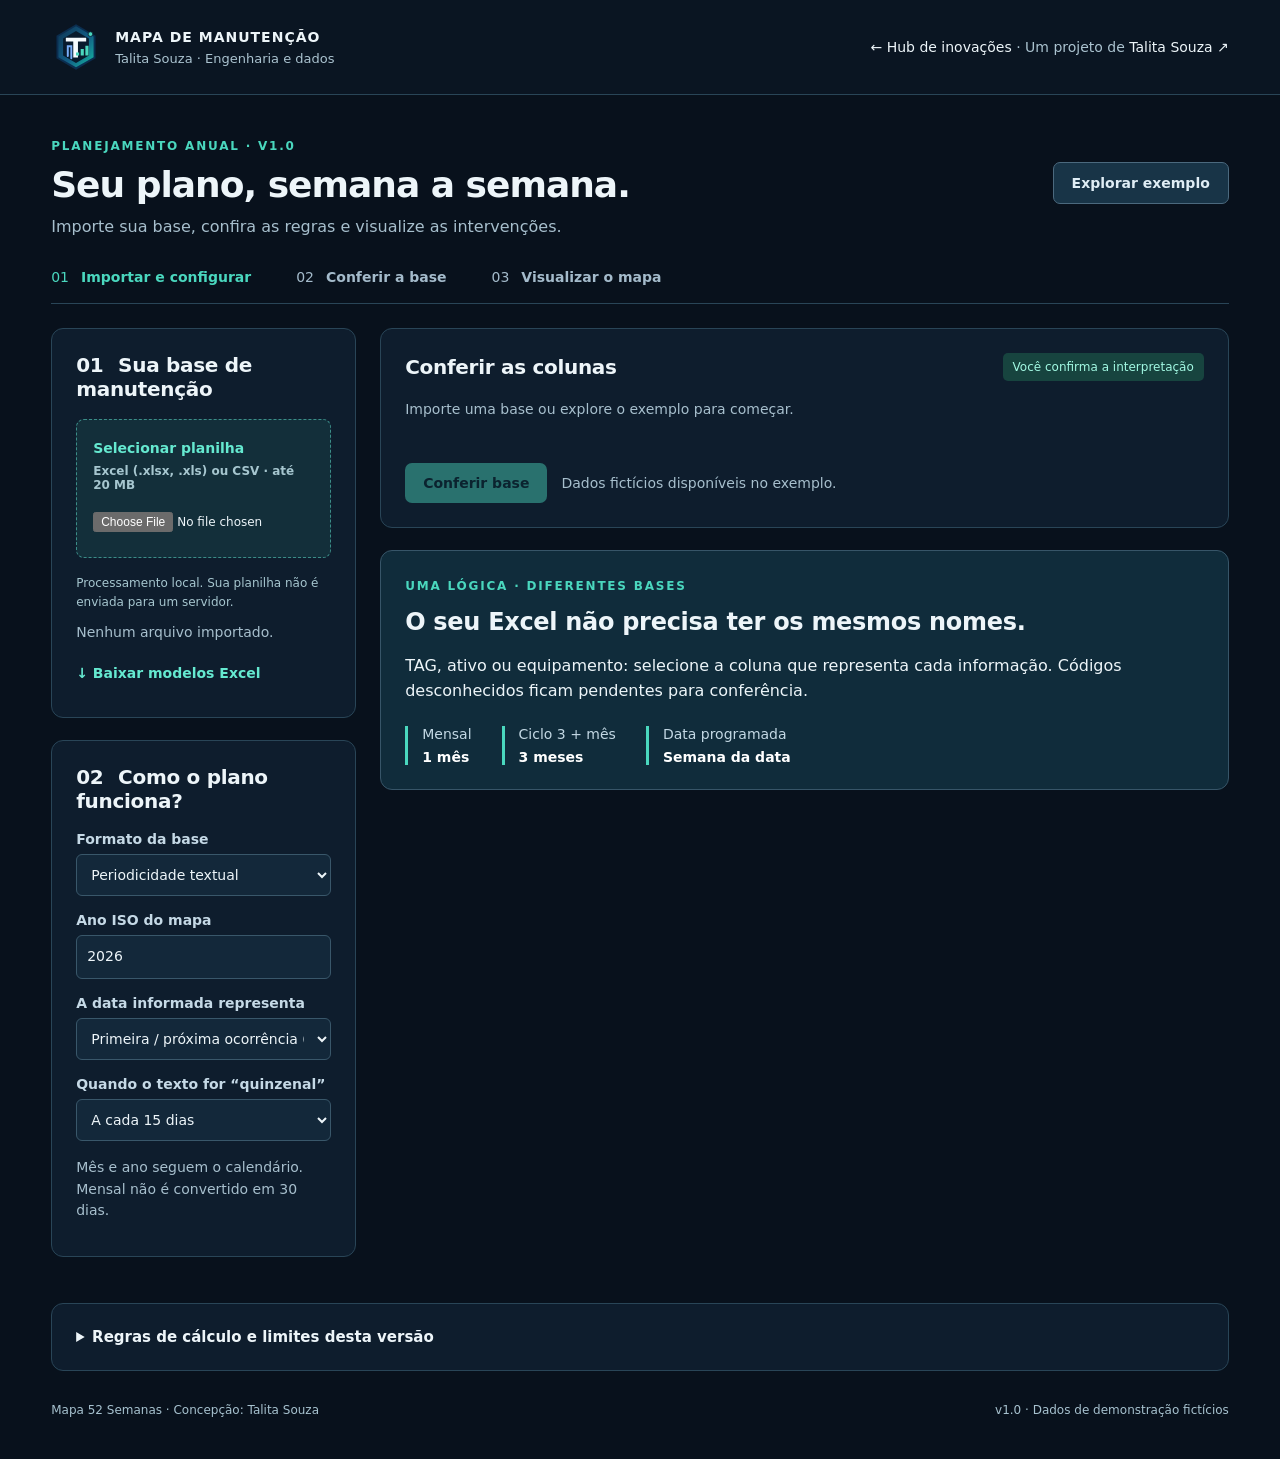
<file: index.html>
<!doctype html>
<html lang="pt-BR"><head><meta charset="utf-8"><meta name="viewport" content="width=device-width,initial-scale=1"><meta name="theme-color" content="#08111c"><link rel="icon" href="assets/talita-mark.svg" type="image/svg+xml"><meta name="description" content="Mapa anual de manutenção adaptável a periodicidades, ciclos e datas programadas. Por Talita Souza."><title>Mapa 52 Semanas · Talita Souza</title><link rel="stylesheet" href="assets/style.css?v=20260920"><link rel="stylesheet" href="assets/brand-theme.css?v=20261016"></head>
<body>
<header><a class="brand" href="#"><span class="brandmark"><img src="assets/talita-mark.svg" width="50" height="50" alt=""></span><span>MAPA DE MANUTENÇÃO<small>Talita Souza · Engenharia e dados</small></span></a><div class="author"><a href="hub/">← Hub de inovações</a> · Um projeto de <a href="https://github.com/talita-olv" target="_blank" rel="noopener">Talita Souza ↗</a></div></header>
<main>
<div class="titlebar"><div><p class="eyebrow">PLANEJAMENTO ANUAL · V1.0</p><h1>Seu plano, semana a semana.</h1><p>Importe sua base, confira as regras e visualize as intervenções.</p></div><button id="demo" class="secondary">Explorar exemplo</button></div>
<nav aria-label="Etapas"><span class="active">01 <b>Importar e configurar</b></span><span>02 <b>Conferir a base</b></span><span>03 <b>Visualizar o mapa</b></span></nav>
<div class="workspace">
<aside>
<section class="card"><h2>01 <span>Sua base de manutenção</span></h2><label class="upload"> <strong>Selecionar planilha</strong><span>Excel (.xlsx, .xls) ou CSV · até 20 MB</span><input id="file" type="file" accept=".xlsx,.xls,.csv"></label><p class="privacy">Processamento local. Sua planilha não é enviada para um servidor.</p><p id="filename" class="muted">Nenhum arquivo importado.</p><div id="sheetbox" hidden><label>Aba<select id="sheet"></select></label><label>Linha do cabeçalho<input id="headerrow" type="number" min="1" max="100" value="1"></label></div><button id="template" class="textbutton">↓ Baixar modelos Excel</button></section>
<section class="card"><h2>02 <span>Como o plano funciona?</span></h2><label>Formato da base<select id="mode"><option value="text">Periodicidade textual</option><option value="cycle">Ciclo + unidade</option><option value="dates">Datas já programadas</option><option value="strategy">Estratégias e pacotes</option></select></label><label>Ano ISO do mapa<input id="year" type="number" value="2026" min="1901" max="2199"></label><label id="anchorbox">A data informada representa<select id="anchor"><option value="next">Primeira / próxima ocorrência (incluída)</option><option value="last">Última execução (somar um ciclo)</option></select></label><label id="fortnightbox">Quando o texto for “quinzenal”<select id="fortnight"><option value="15">A cada 15 dias</option><option value="14">A cada 14 dias (2 semanas)</option></select></label><p class="muted">Mês e ano seguem o calendário. Mensal não é convertido em 30 dias.</p></section>
</aside>
<div class="maincol"><section class="card mapping"><div class="sectionhead"><h2>Conferir as colunas</h2><span class="badge">Você confirma a interpretação</span></div><p id="mappinghint" class="muted">Importe uma base ou explore o exemplo para começar.</p><div id="mapping" class="formgrid"></div><details id="strategybox" hidden open><summary>Tabela de estratégias</summary><p>Uma linha por pacote: código;pacote;ciclo;unidade. A data da base é a âncora comum dos pacotes.</p><textarea id="strategies" rows="5" placeholder="EST_A;1M;1;MES&#10;EST_A;3M;3;MES"></textarea><p class="muted">Pacotes são independentes e cumulativos. Não aplica hierarquia, supressão, deslocamentos ou tolerâncias do CMMS. Para esses casos, importe datas já programadas.</p></details><div id="sample" class="previewtable"></div><div class="actions"><button id="validate" disabled>Conferir base</button><span id="rowcount" class="muted">Dados fictícios disponíveis no exemplo.</span></div></section>
<section id="validation" class="card" hidden><h2>Resultado da conferência</h2><div id="validationtext" role="status"></div><div id="issues" class="previewtable"></div><label id="skipbox" hidden class="inline"><input type="checkbox" id="skip">Gerar apenas com as linhas válidas; excluir as pendências listadas.</label><div class="actions"><button id="generate">Gerar mapa anual</button><button id="downloadissues" class="secondary" hidden>Baixar pendências</button></div></section>
<section class="card note" id="intro"><span class="eyebrow">UMA LÓGICA · DIFERENTES BASES</span><h2>O seu Excel não precisa ter os mesmos nomes.</h2><p>TAG, ativo ou equipamento: selecione a coluna que representa cada informação. Códigos desconhecidos ficam pendentes para conferência.</p><div class="examples"><span>Mensal <b>1 mês</b></span><span>Ciclo 3 + mês <b>3 meses</b></span><span>Data programada <b>Semana da data</b></span></div></section></div></div>
<section id="dashboard" hidden><div class="sectionhead"><div><p class="eyebrow">VISÃO DO PLANEJAMENTO</p><h2 id="maptitle">Mapa anual</h2><p id="range" class="muted"></p></div><div class="actions"><button id="export" class="secondary">↓ Exportar ocorrências</button><button id="print" class="secondary">Imprimir / PDF</button></div></div>
<div class="filters card"><label>Buscar equipamento / atividade<input id="search" placeholder="Digite TAG, descrição ou atividade"></label><label>Local<select id="local"><option value="">Todos</option></select></label><label>Criticidade<select id="critical"><option value="">Todas</option></select></label><label>Tipo de manutenção<select id="type"><option value="">Todos</option></select></label></div>
<div class="stats"><article><span>Equipamentos</span><strong id="kassets">0</strong><small>Identificadores únicos no filtro</small></article><article><span>Ocorrências previstas</span><strong id="kevents">0</strong><small>Pacotes contados individualmente</small></article><article><span>Horas estimadas</span><strong id="khours">—</strong><small id="hcoverage">Informe HH por intervenção</small></article><article><span>Maior concentração</span><strong id="kpeak">—</strong><small id="peakdetail">Ocorrências na semana</small></article></div>
<section class="card"><div class="sectionhead"><h2>Distribuição por semana</h2><label class="capacity">Capacidade semanal (HH)<input id="capacity" type="number" min="0" step="0.5" placeholder="Opcional"></label></div><p class="muted" id="chartnote">Quantidade de ocorrências. Volume de atividades não determina sobrecarga de mão de obra.</p><div class="chartscroll"><div id="chart" class="chart" aria-label="Distribuição semanal"></div></div></section>
<section class="card mapcard"><div class="sectionhead"><h2>Mapa de intervenções</h2><div class="legend"><span><i class="c0"></i>Diária / semanal</span><span><i class="c1"></i>Mensal</span><span><i class="c2"></i>Outros ciclos</span><span><i class="c3"></i>Data programada</span></div></div><p class="muted">Clique em uma semana preenchida para ver datas e atividades. Uma linha representa equipamento + local + atividade + regra.</p><div id="map" class="mapscroll"></div><div class="pager"><button id="prev" class="secondary">← Anterior</button><span id="pageinfo"></span><button id="next" class="secondary">Próxima →</button></div></section></section>
<details class="card help"><summary>Regras de cálculo e limites desta versão</summary><p>Semanas ISO começam na segunda-feira. O ano ISO tem 52 ou 53 semanas e pode incluir dias de dezembro do ano anterior ou janeiro do seguinte. O período exato aparece no mapa.</p><p>Datas mensais preservam o dia da âncora, limitando ao último dia do mês quando necessário: 31/01 → 28/02 → 31/03. A data-base é obrigatória; não inventamos uma data inicial.</p><p>Ciclos por horímetro, produção e condição não são convertidos em datas. Use uma previsão calculada no CMMS. Estratégias com regras avançadas também devem usar datas programadas.</p><p>Linhas idênticas são sinalizadas e não removidas automaticamente. Não há integração SAP, rastreamento de usuários, armazenamento permanente nem ajuste automático da programação.</p><p>Limites: 20.000 linhas por aba, 250.000 ocorrências por mapa, 60 linhas por página. Exporte os resultados antes de fechar. Confira a programação com sua equipe antes do uso operacional.</p></details>
<footer>Mapa 52 Semanas · Concepção: Talita Souza <span>v1.0 · Dados de demonstração fictícios</span></footer>
</main><dialog id="detail"><div class="sectionhead"><h2>Detalhes da semana</h2><button id="close" class="secondary">Fechar</button></div><div id="detailbody"></div></dialog><div id="message" role="alert" hidden></div>
<script src="assets/xlsx.full.min.js"></script><script src="assets/engine.js"></script><script src="assets/app.js"></script></body></html>
</file>
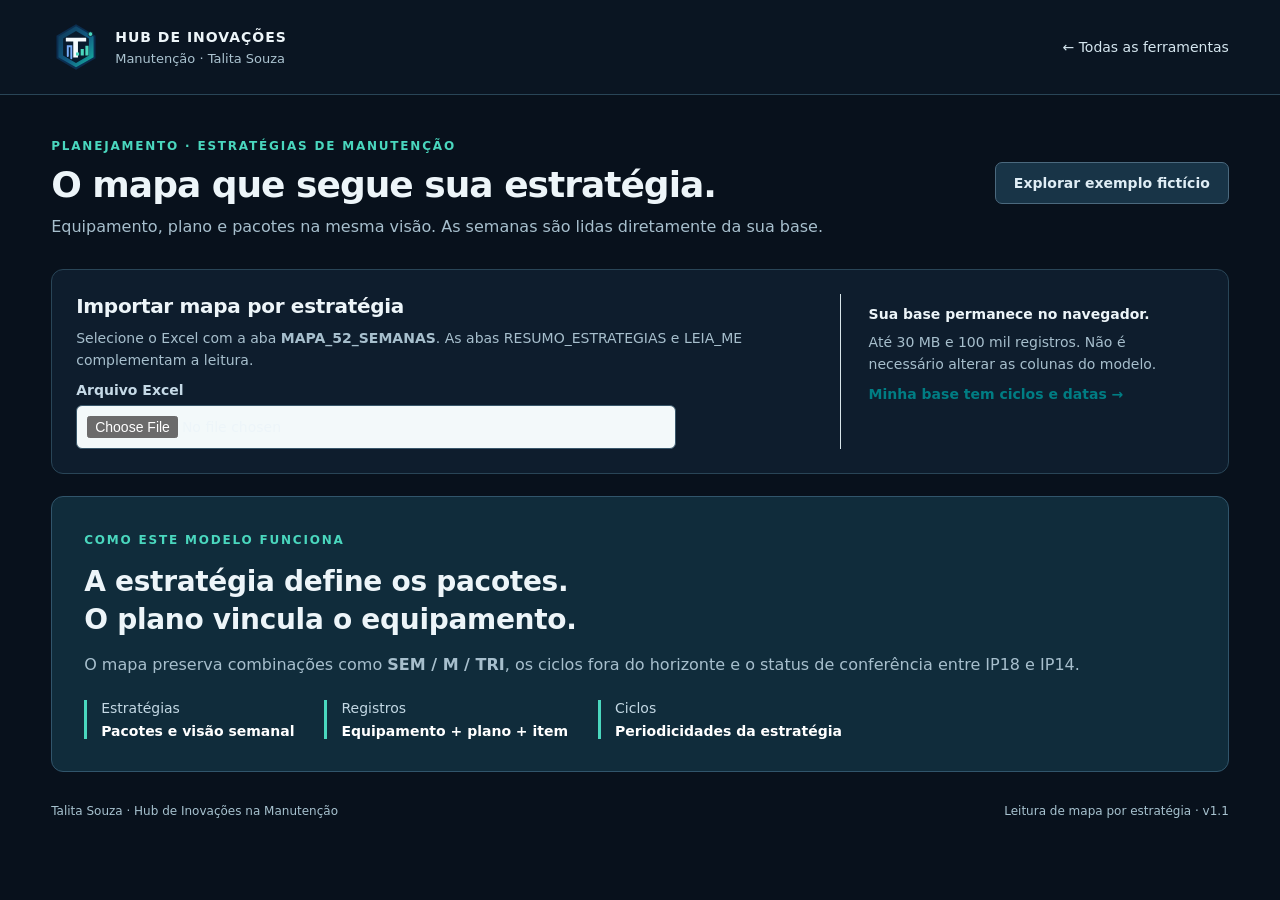
<file: estrategias/index.html>
<!doctype html><html lang="pt-BR"><head><meta charset="utf-8"><meta name="viewport" content="width=device-width,initial-scale=1"><meta name="theme-color" content="#08111c"><link rel="icon" href="../assets/talita-mark.svg" type="image/svg+xml"><meta name="description" content="Visualize seu mapa por estratégia, plano e equipamento preservando as marcações semanais da planilha."><title>Mapa por Estratégia · Hub de Manutenção</title><link rel="stylesheet" href="../assets/style.css"><link rel="stylesheet" href="../assets/strategy.css"><link rel="stylesheet" href="../assets/brand-theme.css?v=20261016"></head><body>
<header><a class="brand" href="../hub/"><span class="brandmark"><img src="../assets/talita-mark.svg" width="50" height="50" alt=""></span><span>HUB DE INOVAÇÕES<small>Manutenção · Talita Souza</small></span></a><a class="back" href="../hub/">← Todas as ferramentas</a></header><main>
<div class="titlebar"><div><p class="eyebrow">PLANEJAMENTO · ESTRATÉGIAS DE MANUTENÇÃO</p><h1>O mapa que segue sua estratégia.</h1><p>Equipamento, plano e pacotes na mesma visão. As semanas são lidas diretamente da sua base.</p></div><button id="demo" class="secondary">Explorar exemplo fictício</button></div>
<section class="card importbar"><div><h2>Importar mapa por estratégia</h2><p class="muted">Selecione o Excel com a aba <b>MAPA_52_SEMANAS</b>. As abas RESUMO_ESTRATEGIAS e LEIA_ME complementam a leitura.</p><label class="filelabel">Arquivo Excel<input type="file" id="file" accept=".xlsx,.xls"></label></div><aside><strong>Sua base permanece no navegador.</strong><p>Até 30 MB e 100 mil registros. Não é necessário alterar as colunas do modelo.</p><a href="../">Minha base tem ciclos e datas →</a></aside></section>
<div id="progress" class="notice" role="status" hidden></div><div id="error" class="notice danger" role="alert" hidden></div>
<section id="empty" class="card empty"><span class="eyebrow">COMO ESTE MODELO FUNCIONA</span><h2>A estratégia define os pacotes.<br>O plano vincula o equipamento.</h2><p>O mapa preserva combinações como <b>SEM / M / TRI</b>, os ciclos fora do horizonte e o status de conferência entre IP18 e IP14.</p><div class="examples"><span>Estratégias<b>Pacotes e visão semanal</b></span><span>Registros<b>Equipamento + plano + item</b></span><span>Ciclos<b>Periodicidades da estratégia</b></span></div></section>
<div id="workspace" hidden><section class="notice"><strong id="calendarTitle"></strong><p id="calendarText"></p><small>Uma marcação semanal indica presença de pacote, não a quantidade de execuções. “D” em uma semana não significa uma única manutenção diária.</small></section>
<div class="sourcebar"><p id="source" class="muted"></p><button id="export" class="secondary">↓ Exportar registros filtrados</button></div>
<section class="filters card strategyfilters"><label>Buscar equipamento, plano ou descrição<input id="search" placeholder="Digite para filtrar"></label><label>Planta<select id="plant"></select></label><label>Sistema / área<select id="area"></select></label><label>Estratégia<select id="strategy"></select></label><label>Status de cruzamento<select id="status"></select></label><label>Ciclo<select id="cycle"></select></label><button id="reset" class="textbutton">Limpar filtros</button></section>
<div class="stats"><article><span>Equipamentos</span><strong id="assets">0</strong><small>Identificadores únicos no filtro</small></article><article><span>Registros de plano / item</span><strong id="records">0</strong><small id="planCount"></small></article><article><span>Estratégias vinculadas</span><strong id="strategyCount">0</strong><small id="catalogCount"></small></article><article><span>Pendências de cruzamento</span><strong id="pending">0</strong><small id="pendingNote"></small></article></div>
<section class="card"><div class="sectionhead"><h2>Registros com pacotes por semana</h2><span class="badge">Marcação da planilha</span></div><p class="muted">Contagem de linhas com pelo menos um pacote em cada semana. Não representa HH, ordens nem execuções confirmadas.</p><div class="chartscroll"><div id="chart" class="chart"></div></div></section>
<section class="card mapcard"><div class="sectionhead"><div class="viewbuttons" role="group" aria-label="Visualização"><button data-view="strategies" aria-pressed="true">Por estratégia</button><button data-view="records" aria-pressed="false">Por registro</button><button data-view="cycles" aria-pressed="false">Por ciclo</button></div><label class="inline compact"><input type="checkbox" id="compact">Células compactas</label></div><p id="viewnote" class="muted"></p><div id="map" class="mapscroll"></div><div class="pager"><button id="prev" class="secondary">← Anterior</button><span id="pageinfo"></span><button id="next" class="secondary">Próxima →</button></div></section>
<section class="card"><div class="sectionhead"><h2>Conferência da base</h2><span id="outsidecount" class="badge"></span></div><div id="audit"></div><details><summary>Premissas e legenda do arquivo</summary><div id="notes"></div></details><p class="muted">“Não localizado em IP14” indica ausência no cruzamento fornecido. Isso não comprova que o plano inexista no SAP. A leitura não altera planos, estratégias ou marcações.</p></section></div>
<footer>Talita Souza · Hub de Inovações na Manutenção <span>Leitura de mapa por estratégia · v1.1</span></footer></main>
<dialog id="detail"><div class="sectionhead"><h2 id="detailtitle">Detalhes</h2><button id="close" class="secondary">Fechar</button></div><div id="detailbody"></div></dialog>
<script src="../assets/strategy-engine.js"></script><script src="../assets/strategy-app.js"></script></body></html>
</file>
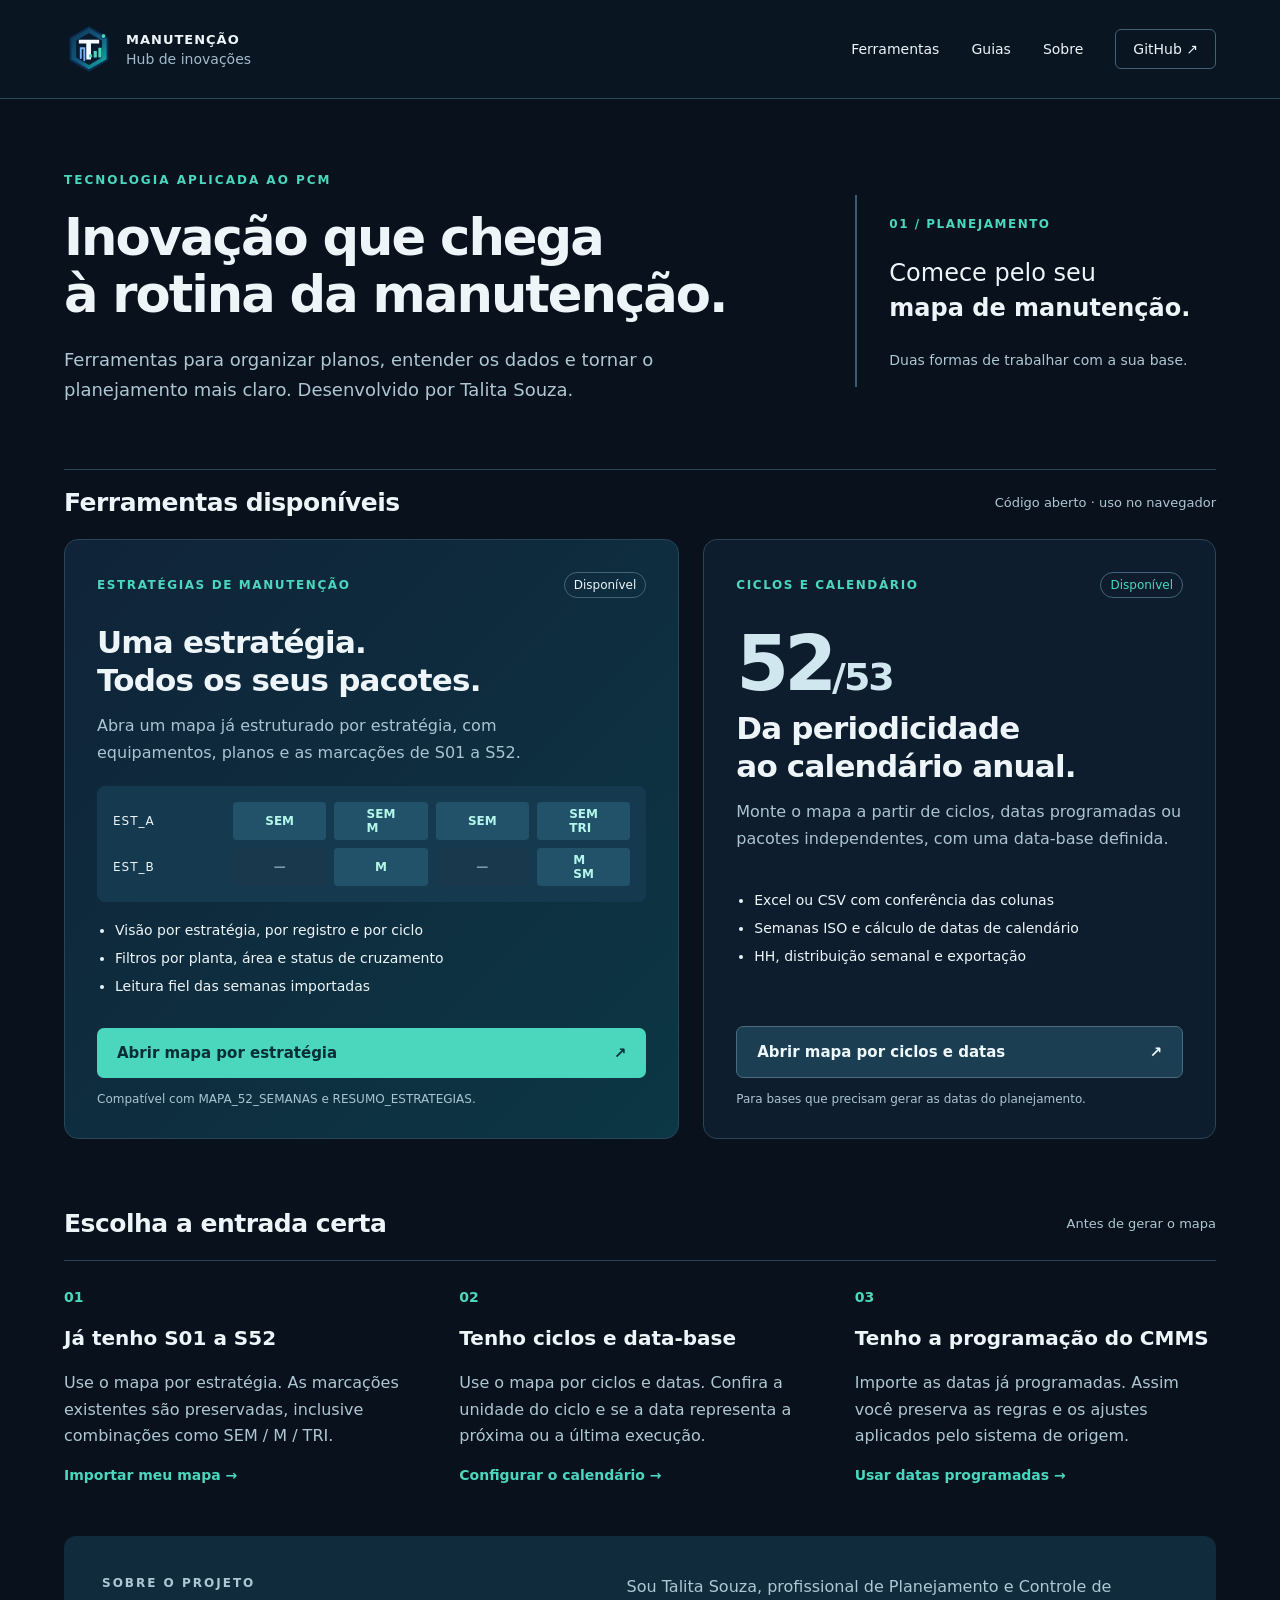
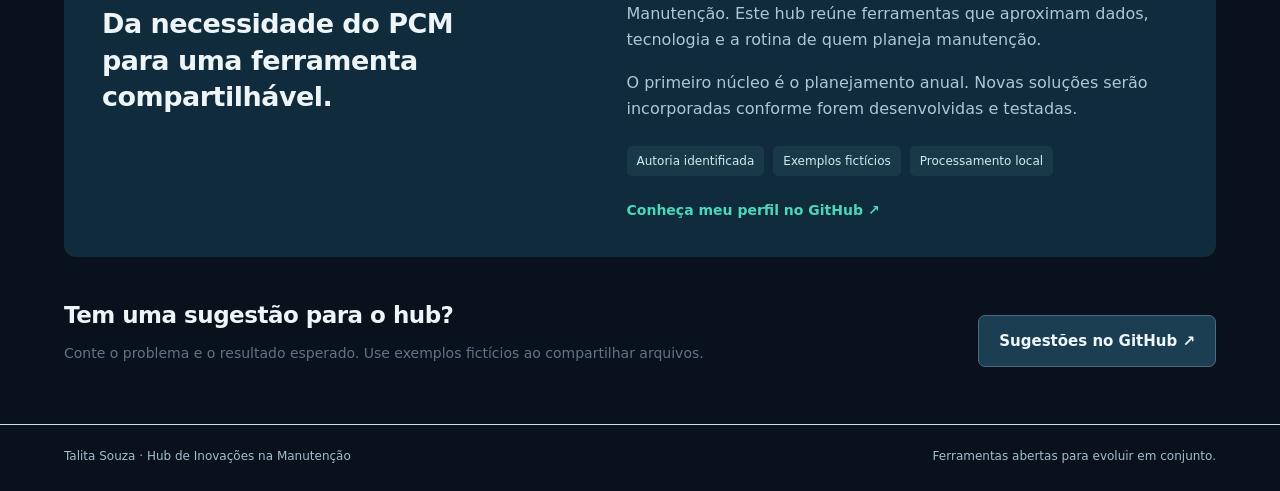
<file: hub/index.html>
<!doctype html><html lang="pt-BR"><head><meta charset="utf-8"><meta name="viewport" content="width=device-width,initial-scale=1"><meta name="theme-color" content="#08111c"><link rel="icon" href="../assets/talita-mark.svg" type="image/svg+xml"><meta name="description" content="Hub de inovações na manutenção de Talita Souza. Ferramentas abertas para planejamento, estratégias e análise de manutenção."><title>Hub de Inovações na Manutenção · Talita Souza</title><link rel="stylesheet" href="../assets/hub.css"><link rel="stylesheet" href="../assets/hub-theme.css?v=20261016"></head><body>
<header class="top"><a class="logo" href="./"><span class="symbol"><img src="../assets/talita-mark.svg" width="50" height="50" alt=""></span><span>MANUTENÇÃO<span class="subbrand">Hub de inovações</span></span></a><nav aria-label="Navegação principal"><a href="#ferramentas">Ferramentas</a><a href="#guias">Guias</a><a href="#sobre">Sobre</a><a class="github" href="https://github.com/talita-olv/mapa-52-semanas" target="_blank" rel="noopener">GitHub ↗</a></nav></header>
<main><section class="intro"><div><p class="eyebrow">TECNOLOGIA APLICADA AO PCM</p><h1>Inovação que chega<br>à rotina da manutenção.</h1><p class="lead">Ferramentas para organizar planos, entender os dados e tornar o planejamento mais claro. Desenvolvido por Talita Souza.</p></div><aside class="intro-note"><span class="section-number">01 / PLANEJAMENTO</span><p>Comece pelo seu<br><strong>mapa de manutenção.</strong></p><span>Duas formas de trabalhar com a sua base.</span></aside></section>
<section id="ferramentas"><div class="section-title"><h2>Ferramentas disponíveis</h2><span>Código aberto · uso no navegador</span></div><div class="tools"><article class="featured tool"><div class="tool-top"><span class="tag">ESTRATÉGIAS DE MANUTENÇÃO</span><span class="status">Disponível</span></div><h3>Uma estratégia.<br>Todos os seus pacotes.</h3><p>Abra um mapa já estruturado por estratégia, com equipamentos, planos e as marcações de S01 a S52.</p><div class="mini-map" aria-label="Ilustração com dados fictícios de pacotes de manutenção"><div>EST_A</div><span>SEM</span><span>SEM<br>M</span><span>SEM</span><span>SEM<br>TRI</span><div>EST_B</div><span class="quiet">—</span><span>M</span><span class="quiet">—</span><span>M<br>SM</span></div><ul><li>Visão por estratégia, por registro e por ciclo</li><li>Filtros por planta, área e status de cruzamento</li><li>Leitura fiel das semanas importadas</li></ul><a class="primary" href="../estrategias/">Abrir mapa por estratégia <span>↗</span></a><small>Compatível com MAPA_52_SEMANAS e RESUMO_ESTRATEGIAS.</small></article>
<article class="tool secondary-tool"><div class="tool-top"><span class="tag">CICLOS E CALENDÁRIO</span><span class="status">Disponível</span></div><span class="large-number">52<span>/53</span></span><h3>Da periodicidade<br>ao calendário anual.</h3><p>Monte o mapa a partir de ciclos, datas programadas ou pacotes independentes, com uma data-base definida.</p><ul><li>Excel ou CSV com conferência das colunas</li><li>Semanas ISO e cálculo de datas de calendário</li><li>HH, distribuição semanal e exportação</li></ul><a class="secondary" href="../">Abrir mapa por ciclos e datas <span>↗</span></a><small>Para bases que precisam gerar as datas do planejamento.</small></article></div></section>
<section id="guias" class="guides"><div class="section-title"><h2>Escolha a entrada certa</h2><span>Antes de gerar o mapa</span></div><div class="guide-grid"><article><span>01</span><h3>Já tenho S01 a S52</h3><p>Use o mapa por estratégia. As marcações existentes são preservadas, inclusive combinações como SEM / M / TRI.</p><a href="../estrategias/">Importar meu mapa →</a></article><article><span>02</span><h3>Tenho ciclos e data-base</h3><p>Use o mapa por ciclos e datas. Confira a unidade do ciclo e se a data representa a próxima ou a última execução.</p><a href="../">Configurar o calendário →</a></article><article><span>03</span><h3>Tenho a programação do CMMS</h3><p>Importe as datas já programadas. Assim você preserva as regras e os ajustes aplicados pelo sistema de origem.</p><a href="../">Usar datas programadas →</a></article></div></section>
<section class="principles" id="sobre"><div><p class="eyebrow">SOBRE O PROJETO</p><h2>Da necessidade do PCM<br>para uma ferramenta compartilhável.</h2></div><div><p>Sou Talita Souza, profissional de Planejamento e Controle de Manutenção. Este hub reúne ferramentas que aproximam dados, tecnologia e a rotina de quem planeja manutenção.</p><p>O primeiro núcleo é o planejamento anual. Novas soluções serão incorporadas conforme forem desenvolvidas e testadas.</p><div class="principle-tags"><span>Autoria identificada</span><span>Exemplos fictícios</span><span>Processamento local</span></div><a href="https://github.com/talita-olv" target="_blank" rel="noopener">Conheça meu perfil no GitHub ↗</a></div></section>
<section class="collaborate"><div><h2>Tem uma sugestão para o hub?</h2><p>Conte o problema e o resultado esperado. Use exemplos fictícios ao compartilhar arquivos.</p></div><a class="secondary" href="https://github.com/talita-olv/mapa-52-semanas/issues" target="_blank" rel="noopener">Sugestões no GitHub ↗</a></section></main><footer><span>Talita Souza · Hub de Inovações na Manutenção</span><span>Ferramentas abertas para evoluir em conjunto.</span></footer></body></html>
</file>
<file: assets/style.css>
:root{font-family:Inter,"Segoe UI",Arial,sans-serif;color:#163248;background:#f3f6fa;font-size:16px;--navy:#102d43;--teal:#007f86;--line:#dbe4eb}*{box-sizing:border-box}body{margin:0}header{padding:22px 4%;background:var(--navy);color:white;display:flex;justify-content:space-between;align-items:center}.brand{display:flex;gap:14px;align-items:center;color:white;text-decoration:none;font-size:14px;font-weight:700;letter-spacing:1px}.brandmark{background:#30d1c1;color:#102d43;font-size:28px;letter-spacing:-2px;padding:8px 12px;border-radius:10px}.brand small{display:block;font-size:13px;color:#b5cbd9;font-weight:400;letter-spacing:0;margin-top:6px}.author{font-size:14px;color:#b5cbd9}.author a{color:#fff;text-decoration:none}main{max-width:1600px;margin:auto;padding:32px 4%}h1{font-size:36px;letter-spacing:-1px;margin:8px 0 10px}h2{font-size:20px;letter-spacing:-.3px;margin:0 0 18px}h2>span{margin-left:8px}p{line-height:1.55;margin:10px 0;color:#506577}.eyebrow{font-size:12px;letter-spacing:1.8px;color:var(--teal);font-weight:750}.titlebar,.sectionhead{display:flex;justify-content:space-between;gap:20px;align-items:center}.titlebar{margin-bottom:30px}.titlebar p{margin-bottom:0}button{border:0;border-radius:7px;padding:12px 18px;background:var(--teal);color:white;cursor:pointer;font:600 14px inherit;font-family:inherit;font-size:14px;font-weight:600;white-space:nowrap}button:hover{filter:brightness(.92)}button:disabled{opacity:.45;cursor:default}.secondary{background:#fff;color:#163248;border:1px solid #c8d6df}.textbutton{background:transparent;color:var(--teal);padding-left:0}nav{display:flex;gap:45px;border-bottom:1px solid var(--line);padding:0 0 18px;margin-bottom:24px;color:#627787;font-size:14px}nav span{display:flex;gap:12px}nav .active{color:var(--teal)}.workspace{display:grid;grid-template-columns:305px minmax(0,1fr);gap:24px}.card{padding:24px;border:1px solid var(--line);border-radius:12px;background:white;margin-bottom:22px}.upload{display:flex;flex-direction:column;gap:8px;background:#f0faf9;border:1.5px dashed #70bdb8;border-radius:8px;padding:20px 16px;cursor:pointer;overflow:hidden}.upload strong{color:#006a70}.upload span{font-size:12px}.upload input{font-size:12px;max-width:100%;padding:5px 0;border:0;background:transparent}.privacy{font-size:12px;color:#477466}.muted{font-size:14px;color:#5a7082}label{display:block;font-size:14px;font-weight:600;margin-bottom:16px}input,select,textarea{display:block;font-family:inherit;font-size:14px;line-height:1.4;border:1px solid #c8d6df;border-radius:6px;background:#fff;color:#17354a;padding:11px 10px;width:100%;margin-top:7px}input:focus,select:focus,textarea:focus,button:focus-visible{outline:3px solid #70c9c4;outline-offset:2px}textarea{font-family:Consolas,monospace}.formgrid{display:grid;grid-template-columns:repeat(3,minmax(0,1fr));gap:0 18px}.badge{font-size:12px;background:#e9f6f3;color:#007265;padding:7px 10px;border-radius:5px}.sectionhead h2{margin:0}.sectionhead{margin-bottom:18px}.actions{display:flex;gap:14px;align-items:center;flex-wrap:wrap;margin-top:18px}.note{background:#e8f0f5;border:0}.note h2{font-size:24px;margin-top:14px}.examples{display:flex;gap:30px;margin-top:22px;font-size:14px}.examples span{border-left:3px solid #2c98a0;padding-left:14px}.examples b{display:block;margin-top:7px}.previewtable{overflow:auto;max-height:230px;margin-top:14px}table{border-collapse:separate;border-spacing:0;width:100%;font-size:13px}th,td{padding:10px;text-align:left;border-bottom:1px solid #e3eaf0;white-space:nowrap}th{background:#eff4f7;position:sticky;top:0;z-index:1}summary{cursor:pointer;font-weight:650;font-size:15px}.inline{display:flex;align-items:center;gap:10px;margin-top:18px}.inline input{width:auto;margin:0}.ok{color:#007668}.error{color:#a13f29}.filters{display:grid;grid-template-columns:2fr 1fr 1fr 1fr;gap:18px;padding-bottom:8px}.stats{display:grid;grid-template-columns:repeat(4,1fr);gap:18px;margin-bottom:24px}.stats article{background:white;border:1px solid var(--line);border-top:3px solid var(--teal);border-radius:9px;padding:22px}.stats span{font-size:14px;color:#516b7f}.stats strong{display:block;font-size:32px;letter-spacing:-1px;margin:12px 0}.stats small{font-size:12px;color:#607787}.capacity{width:205px;margin:0}.capacity input{padding:7px}.chartscroll{overflow-x:auto}.chart{display:flex;align-items:flex-end;gap:4px;height:150px;min-width:760px;padding-top:25px}.bar{flex:1;display:flex;flex-direction:column;align-items:center;justify-content:flex-end;height:100%;gap:7px;font-size:12px}.bar button{padding:0;width:100%;border-radius:3px 3px 0 0;background:#089aa2;min-height:3px}.bar:nth-child(4n) button{background:#00757b}.bar small{font-size:10px}.mapscroll{overflow:auto;max-height:650px;border:1px solid var(--line);border-radius:7px}.mapscroll table{width:max-content;min-width:100%}.mapscroll th:first-child,.mapscroll td:first-child{position:sticky;left:0;z-index:2;background:#fff;min-width:255px;max-width:310px;white-space:normal;border-right:1px solid var(--line)}.mapscroll th:first-child{z-index:3;background:#eff4f7}.mapscroll td{padding:6px 4px;min-width:36px;text-align:center;height:53px}.mapscroll td:first-child{text-align:left;padding:9px 14px}.mapscroll th{font-size:12px;text-align:center;padding:10px 5px}.mapscroll small{display:block;font-size:12px;color:#688092;margin-top:4px}.cell{width:27px;min-height:27px;border-radius:4px;padding:5px 0;font-size:12px}.c0{background:#007f86;color:white}.c1{background:#246ac0;color:white}.c2{background:#7354b7;color:white}.c3{background:#c07715;color:white}.legend{display:flex;gap:15px;font-size:12px;flex-wrap:wrap}.legend i{display:inline-block;width:10px;height:10px;border-radius:2px;margin-right:5px}.pager{display:flex;justify-content:space-between;align-items:center;margin-top:20px;font-size:14px}#dashboard{scroll-margin-top:20px}footer{display:flex;justify-content:space-between;font-size:12px;color:#64788a;padding:10px 0}dialog{border:1px solid var(--line);border-radius:12px;padding:25px;max-width:900px;width:90%;max-height:85vh}dialog::backdrop{background:#102d4380}#detailbody{overflow:auto}#message{position:fixed;bottom:25px;right:25px;max-width:500px;z-index:20;background:#823422;color:white;padding:18px 25px;border-radius:10px;box-shadow:0 5px 20px #0003}[hidden]{display:none!important}.help{margin-top:24px}.help p{font-size:14px}@media(max-width:1050px){.workspace{grid-template-columns:270px minmax(0,1fr)}.formgrid{grid-template-columns:repeat(2,1fr)}.stats{grid-template-columns:repeat(2,1fr)}.filters{grid-template-columns:1fr 1fr}.sectionhead{align-items:flex-start;flex-wrap:wrap}}@media(max-width:700px){header{padding:16px}.brand{font-size:12px}.author{display:none}main{padding:22px 16px}h1{font-size:28px}.titlebar{align-items:flex-start;flex-direction:column;gap:15px}nav{gap:18px;font-size:12px}nav b{font-weight:500}.workspace{display:block}.formgrid{grid-template-columns:1fr 1fr}.card{padding:18px}.badge{display:none}.examples{gap:15px;flex-wrap:wrap}.stats{gap:10px}.stats article{padding:15px}.filters{grid-template-columns:1fr}.stats strong{font-size:28px}footer{display:block;line-height:2}.pager{gap:6px}.pager button{padding:10px}.help{margin-top:20px}}@media print{@page{size:A3 landscape;margin:10mm}header,.titlebar,nav,.workspace,.help,footer,.filters,.actions,.pager,.capacity,#message{display:none!important}main{padding:0;max-width:none}body{background:white}#dashboard{display:block}.card{break-inside:avoid;padding:8px;margin-bottom:12px}.mapscroll{max-height:none;overflow:visible}.mapscroll table{width:100%;table-layout:fixed}.mapscroll th,.mapscroll td{min-width:0;padding:2px;font-size:7px}.mapscroll th:first-child,.mapscroll td:first-child{min-width:0;max-width:none;width:150px;position:static;font-size:9px}.mapscroll small{font-size:7px}.cell{width:100%;font-size:8px;padding:3px 0;min-height:15px}*{-webkit-print-color-adjust:exact;print-color-adjust:exact}.stats strong{font-size:24px}}

/* Keep wide spreadsheet previews inside their panel. */
.workspace>*{min-width:0}.previewtable,.mapscroll,.chartscroll{min-width:0;max-width:100%}.formgrid>*,.filters>*{min-width:0}select{max-width:100%}.previewtable{overscroll-behavior-x:contain}.previewtable table{width:max-content;min-width:100%}.previewtable th,.previewtable td{max-width:280px;overflow:hidden;text-overflow:ellipsis}
@media(max-width:700px){.formgrid{grid-template-columns:minmax(0,1fr)}nav{flex-wrap:wrap;gap:12px 18px}.sectionhead{flex-wrap:wrap}.pager{flex-wrap:wrap}.stats{grid-template-columns:repeat(2,minmax(0,1fr))}}
</file>
<file: assets/brand-theme.css>
/* Família visual Talita Souza — base Reliability Lab. Ajustes apenas de apresentação. */
:root{--navy:#081b2e;--teal:#4ad7be;--line:#294557;background:#08111c;color:#edf5f9;font-family:Inter,ui-sans-serif,system-ui,-apple-system,"Segoe UI",sans-serif;color-scheme:dark}
body{background:#08111c;color:#edf5f9}
header{background:#0a1522;border-bottom:1px solid #294557}
.brand,.author,.author a{color:#edf5f9}.brand small,.author{color:#abc3d0}
.brandmark{display:grid;place-items:center;width:50px;height:50px;padding:0;background:transparent;border-radius:9px}.brandmark img{width:50px;height:50px;display:block}
main{color:#edf5f9}h1,h2,summary,strong{color:#edf5f9}
p,.muted{color:#a7bfcd}.eyebrow{color:var(--teal)}nav{color:#a4bbcb}nav .active{color:var(--teal)}
.card,.stats article{background:#0e1d2d;border:1px solid #294557;color:#edf5f9}
.note,.empty{background:#102c3b;border-color:#31556b}.note p,.note h2{color:#edf5f9}
.upload{background:#132f3a;border-color:#3b8d88}.upload strong,.textbutton{color:#65e9d0}.upload span,.privacy{color:#a6c6cf}
label{color:#c5d9e6}input,select,textarea{background:#13283a;color:#edf5f9;border-color:#39576a}input::placeholder,textarea::placeholder{color:#90a8b9}
input:focus,select:focus,textarea:focus,button:focus-visible{outline:3px solid #4ad7be;outline-offset:2px}
button{background:#4ad7be;color:#082b32}button:hover{background:#79ebd7}.secondary{background:#183447;color:#dfedf5;border-color:#4b697e}
.badge{background:#17443f;color:#a2f9e3}
.examples span{color:#c3d8e4;border-left-color:#4ad7be}.examples b{color:#fff}
th{background:#18374b;color:#e3f2fa}td,th{border-color:#294557}td{color:#d6e6ee}
.stats article{border-top:3px solid #4ad7be}.stats span,.stats small{color:#a0b6c8}.stats strong{color:#fff}
.filters{background:#0e1d2d}.chartscroll,.mapscroll,.previewtable{background:#0e1d2d;color:#d6e8f0}
.ok{color:#91edcd}.error{color:#ffa18e}
.note,.notice:not(.danger){border-color:#375568}
dialog{background:#0e1d2d;color:#edf5f9;border:1px solid #375568}
footer{color:#a7c2cf;border-color:#28475a}
</file>
<file: assets/strategy.css>
.back{color:#d5e6ef;font-size:14px;text-decoration:none}.importbar{display:grid;grid-template-columns:2fr 1fr;gap:35px}.importbar h2{margin-bottom:8px}.importbar aside{border-left:1px solid #d8e5ea;padding:12px 0 12px 28px;font-size:14px}.importbar aside p{font-size:14px}.importbar a{color:#007d83;font-weight:600;text-decoration:none}.filelabel{margin-bottom:0;max-width:600px}.filelabel input{padding:10px;background:#f3f9fa}.notice{padding:18px 23px;background:#fff6de;border:1px solid #edcf7f;border-left:4px solid #d99d17;border-radius:8px;margin-bottom:20px;color:#604913}.notice p{color:#705c2a;font-size:14px;margin:7px 0}.notice small{font-size:12px}.notice.danger{background:#fff0eb;color:#9e3924;border-color:#de9f8d}.notice.danger p{color:#9e3924}.empty{padding:32px;background:#e9f1f6;max-width:none}.empty h2{font-size:28px;line-height:1.35;margin:15px 0}.sourcebar{display:flex;align-items:center;justify-content:space-between;gap:20px;margin-bottom:20px}.strategyfilters{grid-template-columns:2fr 1fr 1fr}.strategyfilters label{margin-bottom:4px}.strategyfilters{padding-bottom:18px}.viewbuttons{display:flex;gap:5px;background:#edf3f6;padding:5px;border-radius:8px}.viewbuttons button{background:transparent;color:#496579}.viewbuttons button[aria-pressed=true]{background:#12374a;color:#fff}.compact{margin:0;font-size:13px}.mapscroll{max-height:620px}.mapscroll td{min-width:112px;max-width:150px;white-space:normal;padding:7px 5px;vertical-align:top}.mapscroll td:first-child{min-width:270px;max-width:330px}.mapscroll th{min-width:112px}.mapscroll th:first-child{min-width:270px}.mapscroll.compactcells td,.mapscroll.compactcells th{min-width:50px}.mapscroll.compactcells td:first-child,.mapscroll.compactcells th:first-child{min-width:270px}.weekcell{background:#e5f4f2;color:#17564f;padding:6px;width:100%;min-height:34px;font-size:12px;white-space:normal;line-height:1.6;border:1px solid #c7e7e0}.weekcell:hover{background:#cae9e5}.weekcell span{display:inline-block;background:#fff;border-radius:3px;padding:0 4px;margin:2px;color:#185750}.weekcell small{font-size:11px;color:#3f736e}.namebutton{padding:0;background:transparent;color:#145b79;white-space:normal;text-align:left;font-size:14px;line-height:1.45}.subtle{color:#698095}.cycleyes{font-size:16px;font-weight:700;color:#00746e}.cyclesview td,.cyclesview th{min-width:110px}.auditgrid{display:flex;gap:12px;flex-wrap:wrap;margin-bottom:20px}.audititem{background:#f0f5f7;border:1px solid #d9e4e9;border-radius:7px;padding:13px 17px;font-size:14px}.audititem b{display:block;font-size:23px;margin-top:6px}.info-row{padding:12px 0;border-bottom:1px solid #e0e7ed}.info-row b{font-size:14px}.info-row p{font-size:14px;margin:5px 0}.detailtable{max-height:450px;overflow:auto}.detailtable td{white-space:normal;min-width:110px}.mutedwarning{font-size:13px;color:#875710}.sourcebar .muted{overflow-wrap:anywhere}@media(max-width:700px){.importbar{grid-template-columns:1fr;gap:12px}.importbar aside{border:0;border-top:1px solid #d8e5ea;padding:16px 0 0}.strategyfilters{grid-template-columns:1fr 1fr}.strategyfilters label:first-child{grid-column:1/-1}.sourcebar{align-items:flex-start;flex-direction:column}.viewbuttons{width:100%}.viewbuttons button{padding:10px;font-size:13px;flex:1}.back{font-size:12px;max-width:120px;text-align:right}.empty h2{font-size:24px}}
</file>
<file: assets/hub.css>
:root{font-family:Inter,'Segoe UI',Arial,sans-serif;font-size:16px;color:#133146;background:#f5f7fa;--navy:#123044;--teal:#007f85}*{box-sizing:border-box}body{margin:0}a{color:inherit;text-decoration:none}a:focus-visible,button:focus-visible{outline:3px solid #df9f14;outline-offset:5px}.top{display:flex;align-items:center;justify-content:space-between;padding:24px 5%;background:#fff;border-bottom:1px solid #dfe7ee}.logo{display:flex;gap:12px;align-items:center;font-size:13px;font-weight:750;letter-spacing:1px}.symbol{display:grid;place-items:center;width:44px;height:44px;background:var(--navy);color:#45dfca;font-size:18px;letter-spacing:-1px;border-radius:9px}.subbrand{display:block;font-size:14px;letter-spacing:0;font-weight:400;margin-top:4px}.top nav{display:flex;gap:32px;align-items:center;font-size:14px}.github{border:1px solid #ccd9e3;padding:11px 17px;border-radius:6px}main,footer{max-width:1440px;margin:auto;padding:0 5%}.intro{display:grid;grid-template-columns:2fr 1fr;gap:70px;align-items:center;padding:60px 0 46px}.eyebrow{font-size:12px;letter-spacing:2px;font-weight:750;color:var(--teal)}h1{font-size:clamp(34px,4vw,53px);line-height:1.12;letter-spacing:-2px;margin:18px 0 22px;font-weight:700}p{line-height:1.65}.lead{max-width:680px;color:#536b7c;font-size:18px}.intro-note{border-left:2px solid #d4e1e8;padding:18px 0 18px 32px}.intro-note p{font-size:24px;line-height:1.45}.intro-note strong{font-weight:600}.section-number{font-size:12px;letter-spacing:1.5px;color:#007f85;font-weight:700}.intro-note>span:last-child{font-size:14px;color:#617888}.section-title{display:flex;align-items:center;justify-content:space-between;gap:20px;margin:18px 0 22px}h2{font-size:25px;letter-spacing:-.5px;margin:0}.section-title>span{font-size:13px;color:#5f7485}.tools{display:grid;grid-template-columns:1.2fr 1fr;gap:24px}.tool{border:1px solid #d4e0e8;border-radius:14px;padding:32px;display:flex;flex-direction:column;align-items:stretch}.featured{background:var(--navy);color:#fff;border-color:var(--navy)}.tool-top{display:flex;justify-content:space-between;gap:15px;align-items:center}.tag{font-size:12px;letter-spacing:1.6px;font-weight:650;color:#42dbcb}.status{font-size:12px;border:1px solid #678392;border-radius:99px;padding:5px 9px}.tool h3{font-size:31px;line-height:1.22;letter-spacing:-.8px;margin:26px 0 14px}.tool p{font-size:16px;color:#c0d4df;margin:0 0 20px;max-width:520px}.tool ul{font-size:14px;line-height:2;padding-left:18px;margin-bottom:28px}.tool small{font-size:12px;color:#b3c8d5;margin-top:14px}.primary,.secondary{padding:16px 20px;display:flex;justify-content:space-between;align-items:center;gap:18px;font-size:15px;font-weight:650;border-radius:7px}.primary{background:#42dbcb;color:#11364a;margin-top:auto}.secondary{background:white;border:1px solid #b7cbd8;color:#123044;margin-top:auto}.secondary-tool{background:#fff}.secondary-tool .tag{color:#007c83}.secondary-tool p,.secondary-tool small{color:#5d7385}.secondary-tool .status{border-color:#bbd8d6;color:#006e68}.large-number{font-size:76px;line-height:1;color:#dce8f0;font-weight:700;letter-spacing:-5px;margin-top:28px}.large-number span{font-size:38px;letter-spacing:-2px}.secondary-tool h3{margin-top:8px}.mini-map{display:grid;grid-template-columns:1.2fr repeat(4,1fr);gap:8px;background:#1d4157;padding:16px;border-radius:8px;font-size:12px;align-items:center}.mini-map>span{display:grid;place-items:center;min-height:38px;background:#29687a;border-radius:4px;color:#b4f7ea;font-weight:600}.mini-map .quiet{background:#264b60;color:#7d9aad}.mini-map>div{letter-spacing:1px}.guides{padding:52px 0}.guide-grid{display:grid;grid-template-columns:repeat(3,1fr);gap:34px;border-top:1px solid #d3dfe7;padding-top:26px}.guide-grid article>span{font-size:14px;color:var(--teal);font-weight:700}.guide-grid h3{font-size:20px}.guide-grid p{color:#597285}.guide-grid a{font-size:14px;color:var(--teal);font-weight:650}.principles{display:grid;grid-template-columns:1fr 1.2fr;gap:65px;background:#e9f0f5;padding:38px;border-radius:12px}.principles h2{line-height:1.35;font-size:27px}.principles p{color:#526b7e;margin-top:0}.principles a{font-size:14px;font-weight:600;color:var(--teal)}.principle-tags{display:flex;gap:9px;flex-wrap:wrap;margin:24px 0}.principle-tags span{font-size:12px;padding:8px 10px;background:#fff;border-radius:5px}.collaborate{display:flex;align-items:center;justify-content:space-between;gap:30px;padding:45px 0}.collaborate h2{font-size:23px}.collaborate p{font-size:14px;color:#5f7586}.collaborate a{margin:0;white-space:nowrap}footer{border-top:1px solid #d4dfe7;padding-top:24px;padding-bottom:28px;display:flex;justify-content:space-between;color:#627889;font-size:12px}@media(max-width:850px){.intro{gap:25px}.intro-note{padding-left:20px}.tools{grid-template-columns:1fr 1fr}.tool{padding:24px}.tool h3{font-size:27px}.tool-top{align-items:flex-start;flex-direction:column}.top nav{gap:16px}.principles{gap:25px;padding:26px}.primary,.secondary{font-size:14px;padding:14px}.guide-grid{gap:22px}}@media(max-width:620px){.top{padding:18px 5%;flex-wrap:wrap;gap:18px}.top nav{gap:22px;width:100%;font-size:13px}.github{padding:7px}.intro{grid-template-columns:1fr;padding:28px 0;gap:10px}h1{letter-spacing:-1px;font-size:37px}.lead{font-size:16px}.intro-note{display:none}.tools,.guide-grid,.principles{grid-template-columns:1fr}.tool-top{flex-direction:row}.section-title{align-items:flex-start;flex-direction:column;gap:8px}.tool h3{font-size:30px}.guide-grid{gap:25px}.guides{padding:35px 0}.principles{gap:18px}.collaborate{align-items:flex-start;flex-direction:column;padding:30px 0;gap:12px}footer{flex-direction:column;gap:10px}}
</file>
<file: assets/hub-theme.css>
/* Identidade do hub alinhada ao Reliability Lab. */
:root{--navy:#081b2e;--teal:#4ad7be;color:#edf5f9;background:#08111c;font-family:Inter,ui-sans-serif,system-ui,-apple-system,"Segoe UI",sans-serif;color-scheme:dark}
body{background:#08111c;color:#edf5f9}.top{background:#0a1522;border-bottom:1px solid #2b4859}
.logo,.top nav{color:#edf5f9}.subbrand{color:#a2bbca}
.symbol{background:transparent;width:50px;height:50px}.symbol img{display:block;width:50px;height:50px}
.github{border-color:#446075}.intro{border-bottom:1px solid #294557}.eyebrow,.section-number,.guide-grid article>span,.guide-grid a,.principles a{color:#4ad7be}
.lead,.intro-note>span:last-child,.section-title>span,.guide-grid p,.principles p{color:#afc7d4}
.intro-note{border-left-color:#3b5a70}.intro-note p,.intro-note strong,h1,h2,h3{color:#edf5f9}
.featured,.tool,.secondary-tool{background:#0e1d2d;border-color:#294557;color:#edf5f9}
.featured{background:linear-gradient(135deg,#102338,#0c3745)}
.tool p,.secondary-tool p,.tool small,.secondary-tool small{color:#aac4d2}
.secondary-tool .tag,.secondary-tool .status,.tool .tag{color:#4ad7be}
.secondary-tool .status,.status{border-color:#426377}.large-number{color:#d1e7ef}
.primary{background:#4ad7be;color:#092e35}.secondary{background:#1b3e52;color:#eff8fb;border-color:#496a80}
.mini-map{background:#15394e}.mini-map>span{background:#22526a}.mini-map .quiet{background:#19384c}
.guide-grid,.guides{border-color:#294557}.principles{background:#102b3b}.principle-tags span{background:#193949;color:#d2e9ef}
.collaborate{border-color:#294557}footer{color:#a5bece}
a:focus-visible,button:focus-visible{outline-color:#4ad7be}
</file>
